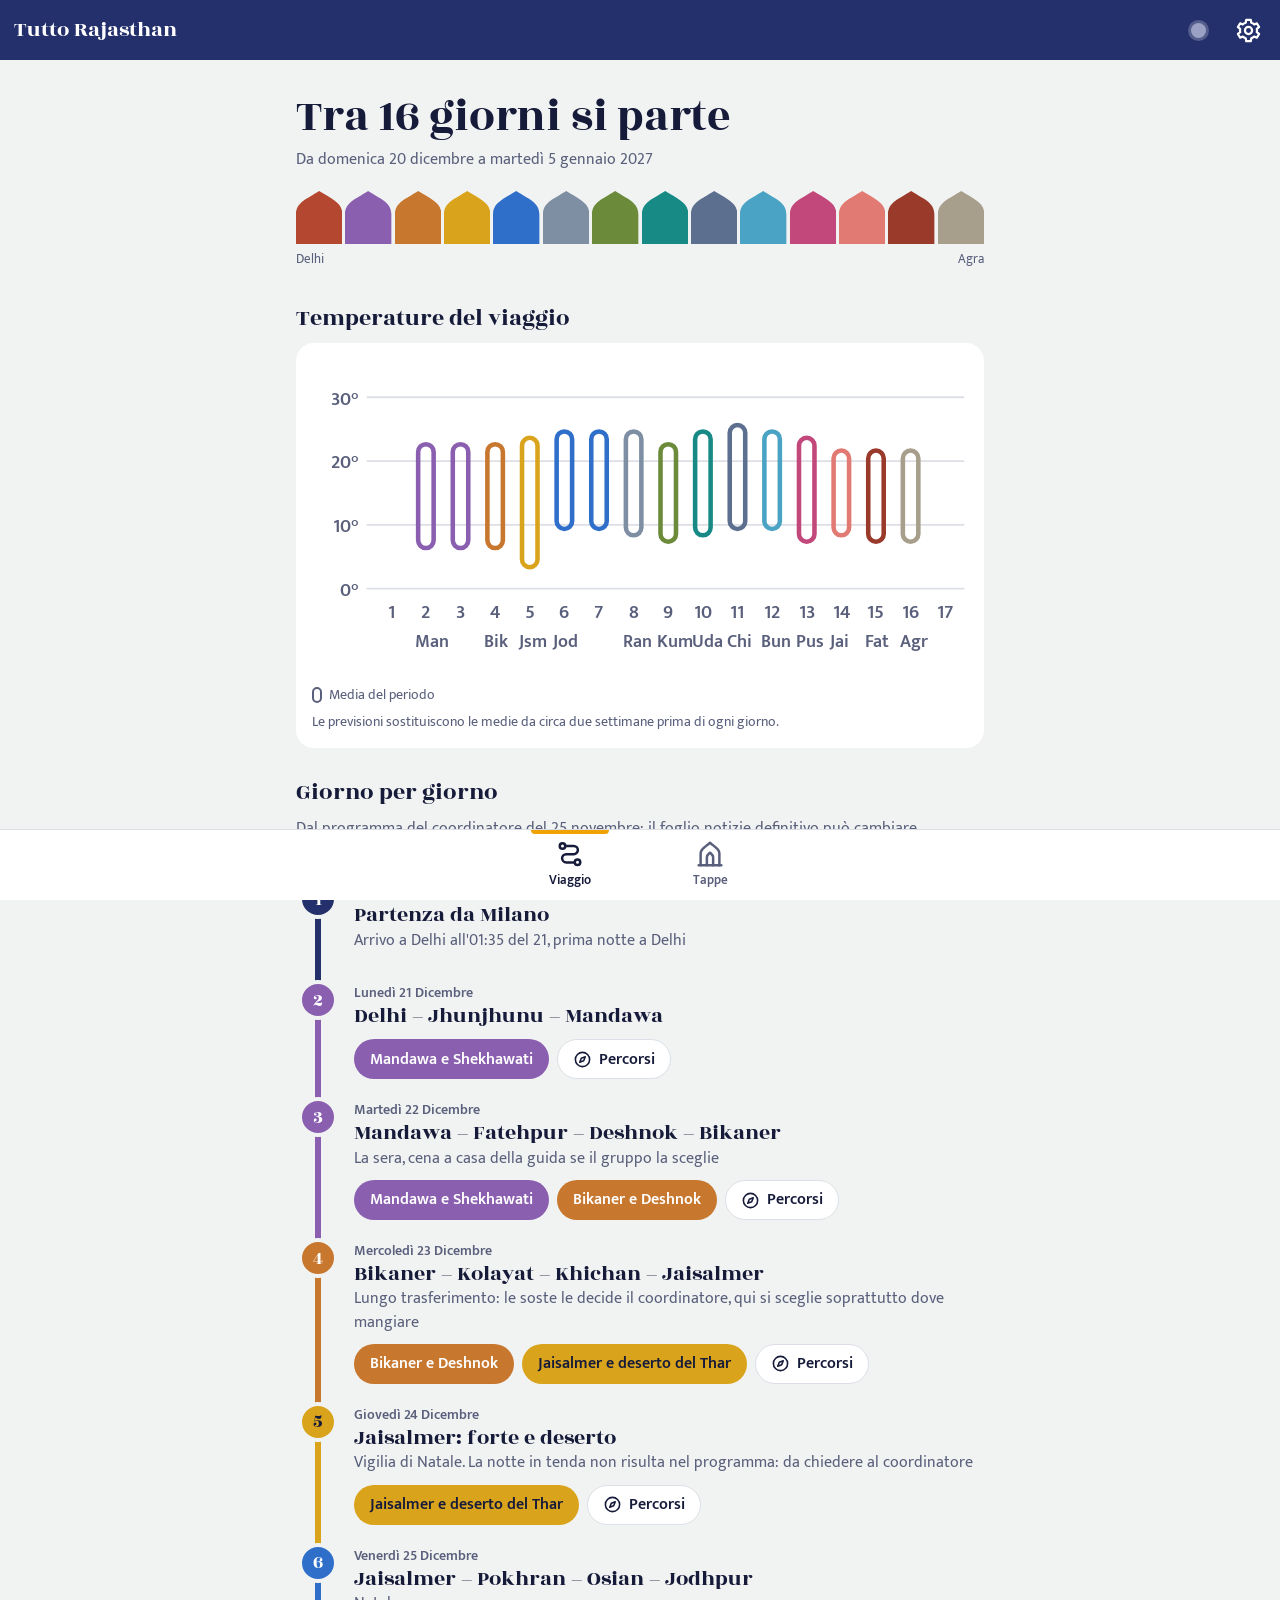
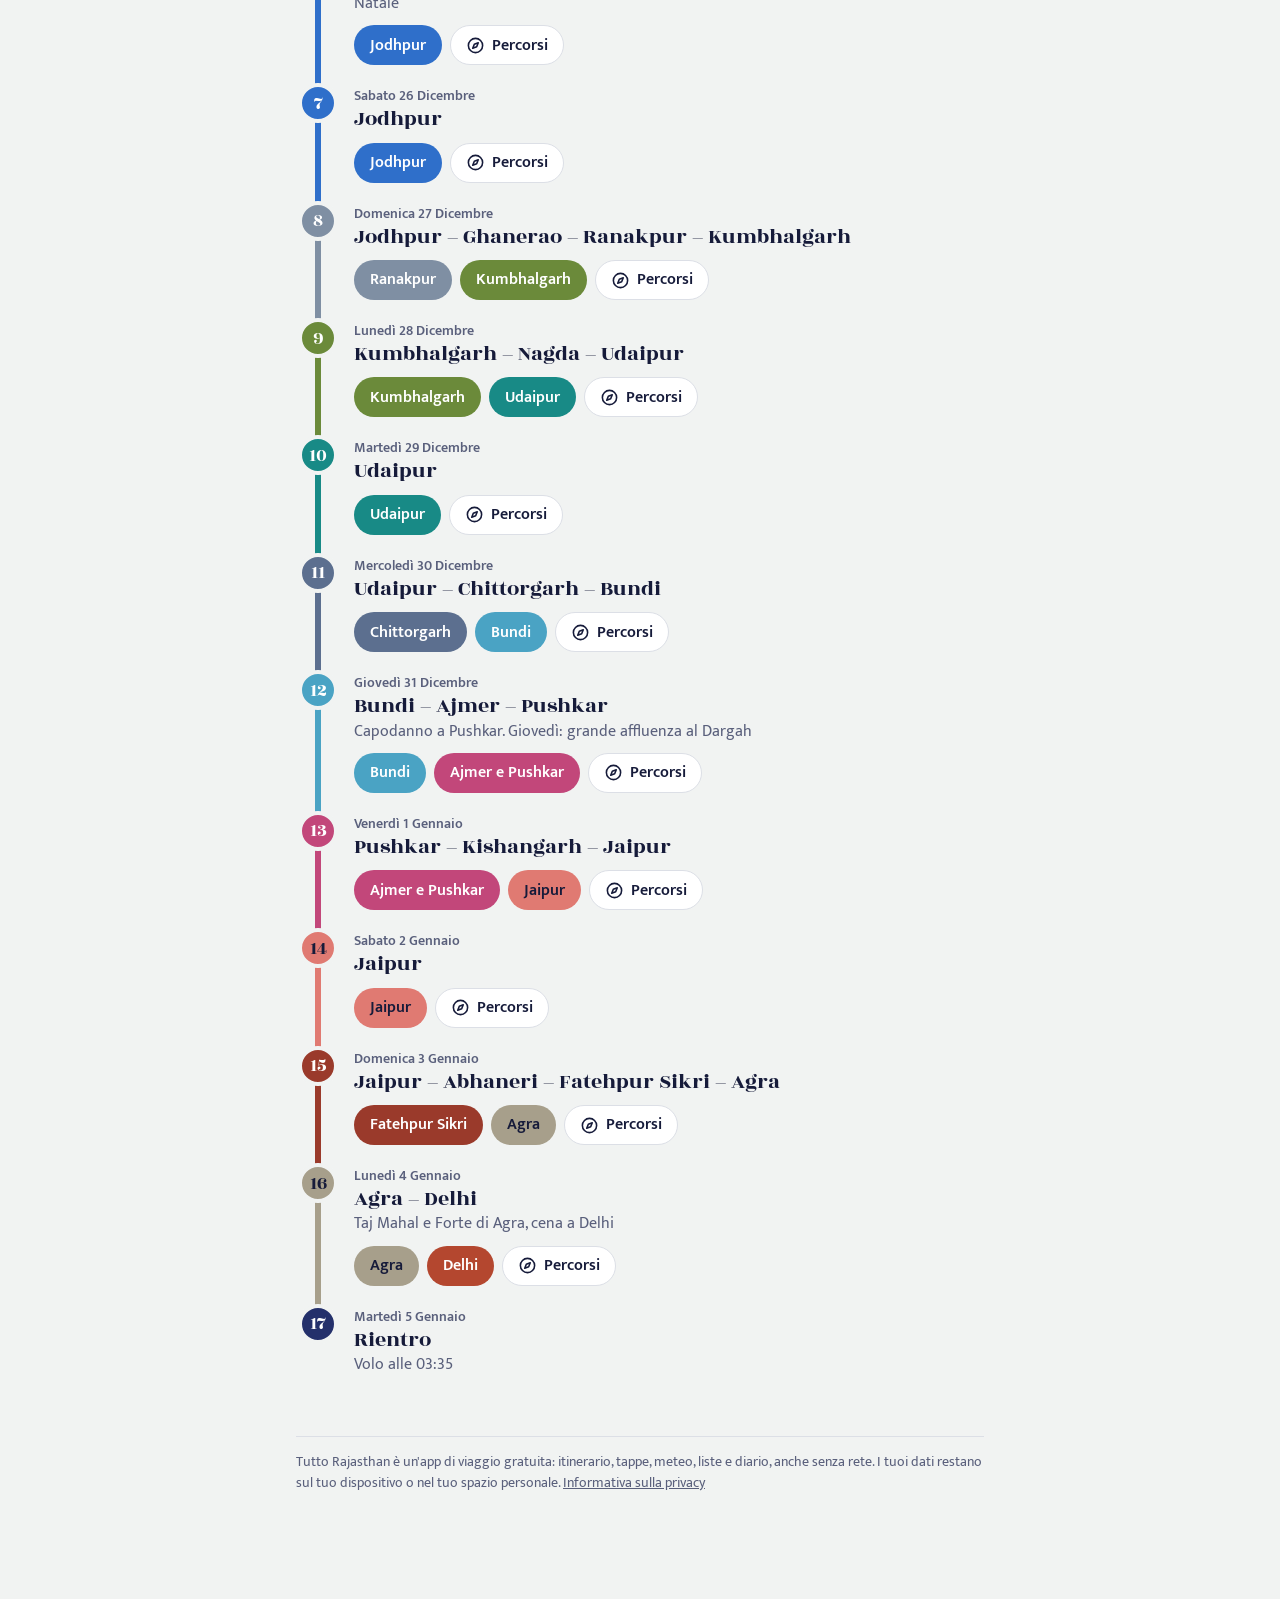
<file: index.html>
<!DOCTYPE html>
<html lang="it">
<head>
<meta charset="utf-8">
<meta name="viewport" content="width=device-width, initial-scale=1">
<meta name="theme-color" content="#24306b">
<title>Tutto Rajasthan</title>
<link rel="manifest" href="manifest.webmanifest">
<link rel="icon" href="icons/icon-192.png">
<link rel="apple-touch-icon" href="icons/icon-192.png">
<link rel="preload" href="font/rozha.woff2" as="font" type="font/woff2" crossorigin>
<link rel="stylesheet" href="app.css">
</head>
<body>
<header class="top">
  <button class="back" id="back" aria-label="Indietro" hidden><svg viewBox="0 0 24 24" fill="none" stroke="currentColor" stroke-width="2.4" stroke-linecap="round" stroke-linejoin="round"><path d="M15 5l-7 7 7 7"/></svg></button>
  <h1 id="titolo">Tutto Rajasthan</h1>
  <button class="stato" id="stato" aria-label="Stato della sincronizzazione"><span class="punto" id="punto"></span></button>
  <a class="ing" href="#impostazioni" aria-label="Impostazioni"><svg viewBox="0 0 24 24" fill="none" stroke="currentColor" stroke-width="2" stroke-linecap="round" stroke-linejoin="round"><circle cx="12" cy="12" r="3.2"/><path d="M19.4 13.5a7.6 7.6 0 000-3l2-1.5-2-3.4-2.3 1a7.6 7.6 0 00-2.6-1.5L14 2.5h-4l-.5 2.6a7.6 7.6 0 00-2.6 1.5l-2.3-1-2 3.4 2 1.5a7.6 7.6 0 000 3l-2 1.5 2 3.4 2.3-1a7.6 7.6 0 002.6 1.5l.5 2.6h4l.5-2.6a7.6 7.6 0 002.6-1.5l2.3 1 2-3.4z"/></svg></a>
</header>

<div class="avviso" id="avvisoMemoria" hidden>La memoria del dispositivo non è disponibile: le modifiche non verranno salvate.</div>

<div class="nuova" id="bannerVersione" hidden><p><b>È pronta una versione nuova dell'app.</b> <span id="msgVersione"></span></p><button id="btnVersione">Aggiorna</button></div>

<main id="vista" tabindex="-1"></main>

<nav class="tab" aria-label="Sezioni">
  <a href="#viaggio" data-tab="viaggio"><svg viewBox="0 0 24 24" fill="none" stroke="currentColor" stroke-width="2" stroke-linecap="round" stroke-linejoin="round"><circle cx="6" cy="5.5" r="2.2"/><circle cx="18" cy="18.5" r="2.2"/><path d="M8.2 5.5H15a3.3 3.3 0 010 6.6H9a3.3 3.3 0 000 6.6h6.8"/></svg>Viaggio</a>
  <a href="#tappe" data-tab="tappe"><svg viewBox="0 0 24 24" fill="none" stroke="currentColor" stroke-width="2" stroke-linecap="round" stroke-linejoin="round"><path d="M4.5 21V11.5c0-3.4 3-4.6 7.5-8.5 4.5 3.9 7.5 5.1 7.5 8.5V21"/><path d="M9.5 21v-6.5c0-1.6 1.1-2.2 2.5-3.5 1.4 1.3 2.5 1.9 2.5 3.5V21"/><path d="M3 21h18"/></svg>Tappe</a>
  <a href="#liste" data-tab="liste"><svg viewBox="0 0 24 24" fill="none" stroke="currentColor" stroke-width="2" stroke-linecap="round" stroke-linejoin="round"><path d="M3.5 6.2l1.8 1.8 3-3.4"/><path d="M3.5 12.2l1.8 1.8 3-3.4"/><path d="M3.5 18.2l1.8 1.8 3-3.4"/><path d="M12 6.5h8.5M12 12.5h8.5M12 18.5h8.5"/></svg>Liste</a>
  <a href="#foto" data-tab="foto"><svg viewBox="0 0 24 24" fill="none" stroke="currentColor" stroke-width="2" stroke-linecap="round" stroke-linejoin="round"><path d="M3 8.5a2 2 0 012-2h2.2l1.6-2.3h6.4l1.6 2.3H19a2 2 0 012 2v9a2 2 0 01-2 2H5a2 2 0 01-2-2z"/><circle cx="12" cy="13" r="3.6"/></svg>Foto</a>
  <a href="#diario" data-tab="diario"><svg viewBox="0 0 24 24" fill="none" stroke="currentColor" stroke-width="2" stroke-linecap="round" stroke-linejoin="round"><path d="M5 4.5A1.5 1.5 0 016.5 3H19v15H6.5A1.5 1.5 0 005 19.5z"/><path d="M5 19.5A1.5 1.5 0 006.5 21H19v-3"/><path d="M9 7.5h6M9 11.5h6"/></svg>Diario</a>
</nav>

<dialog id="dlg">
  <form id="dlgForm" method="dialog"></form>
</dialog>

<script src="app.js"></script>
</body>
</html>
</file>
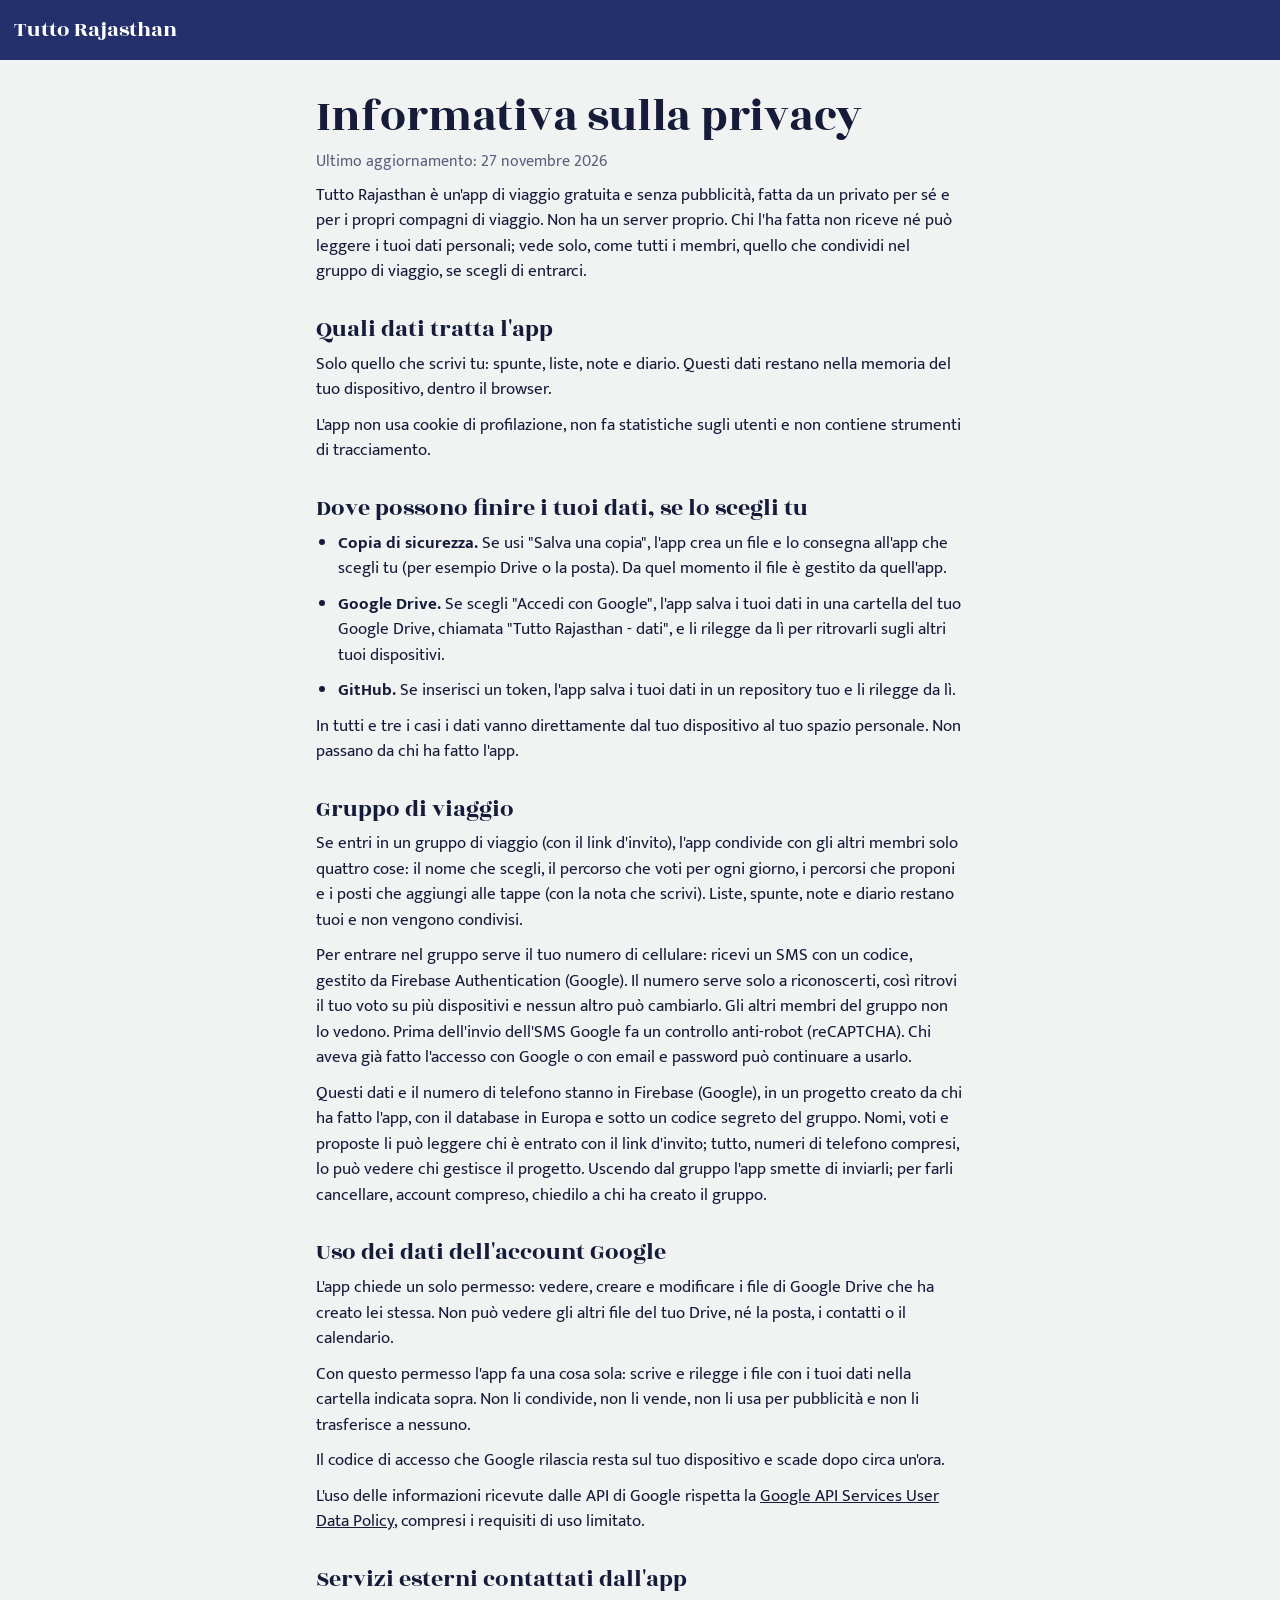
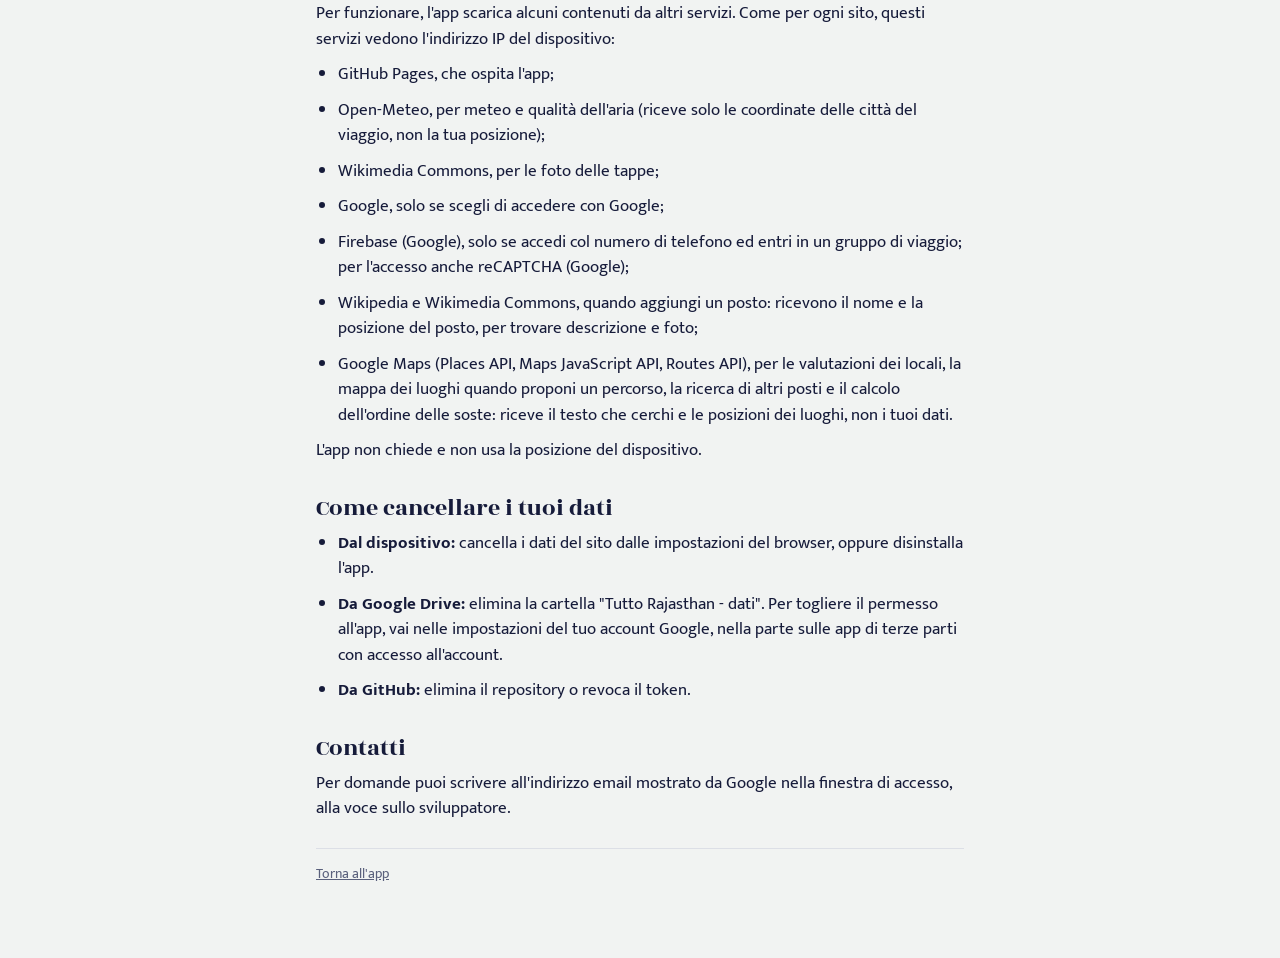
<file: privacy.html>
<!DOCTYPE html>
<html lang="it">
<head>
<meta charset="utf-8">
<meta name="viewport" content="width=device-width, initial-scale=1">
<title>Tutto Rajasthan – Informativa sulla privacy</title>
<link rel="icon" href="icons/icon-192.png">
<link rel="stylesheet" href="app.css">
<style>
  main { max-width: 680px; }
  main h2 { font: 400 24px/1.2 var(--display); margin: 30px 0 8px; }
  main p, main li { margin-bottom: 10px; }
  main ul { list-style: disc; padding-left: 22px; }
  main a { text-decoration: underline; }
  body { padding-bottom: 40px; }
</style>
</head>
<body>
<header class="top"><h1>Tutto Rajasthan</h1></header>
<main>
  <h2 class="titolone" style="margin-top:8px">Informativa sulla privacy</h2>
  <p class="tenue">Ultimo aggiornamento: 27 novembre 2026</p>

  <p>Tutto Rajasthan è un'app di viaggio gratuita e senza pubblicità, fatta da un privato per sé e per i propri compagni di viaggio. Non ha un server proprio. Chi l'ha fatta non riceve né può leggere i tuoi dati personali; vede solo, come tutti i membri, quello che condividi nel gruppo di viaggio, se scegli di entrarci.</p>

  <h2>Quali dati tratta l'app</h2>
  <p>Solo quello che scrivi tu: spunte, liste, note e diario. Questi dati restano nella memoria del tuo dispositivo, dentro il browser.</p>
  <p>L'app non usa cookie di profilazione, non fa statistiche sugli utenti e non contiene strumenti di tracciamento.</p>

  <h2>Dove possono finire i tuoi dati, se lo scegli tu</h2>
  <ul>
    <li><b>Copia di sicurezza.</b> Se usi "Salva una copia", l'app crea un file e lo consegna all'app che scegli tu (per esempio Drive o la posta). Da quel momento il file è gestito da quell'app.</li>
    <li><b>Google Drive.</b> Se scegli "Accedi con Google", l'app salva i tuoi dati in una cartella del tuo Google Drive, chiamata "Tutto Rajasthan - dati", e li rilegge da lì per ritrovarli sugli altri tuoi dispositivi.</li>
    <li><b>GitHub.</b> Se inserisci un token, l'app salva i tuoi dati in un repository tuo e li rilegge da lì.</li>
  </ul>
  <p>In tutti e tre i casi i dati vanno direttamente dal tuo dispositivo al tuo spazio personale. Non passano da chi ha fatto l'app.</p>

  <h2>Gruppo di viaggio</h2>
  <p>Se entri in un gruppo di viaggio (con il link d'invito), l'app condivide con gli altri membri solo quattro cose: il nome che scegli, il percorso che voti per ogni giorno, i percorsi che proponi e i posti che aggiungi alle tappe (con la nota che scrivi). Liste, spunte, note e diario restano tuoi e non vengono condivisi.</p>
  <p>Per entrare nel gruppo serve il tuo numero di cellulare: ricevi un SMS con un codice, gestito da Firebase Authentication (Google). Il numero serve solo a riconoscerti, così ritrovi il tuo voto su più dispositivi e nessun altro può cambiarlo. Gli altri membri del gruppo non lo vedono. Prima dell'invio dell'SMS Google fa un controllo anti-robot (reCAPTCHA). Chi aveva già fatto l'accesso con Google o con email e password può continuare a usarlo.</p>
  <p>Questi dati e il numero di telefono stanno in Firebase (Google), in un progetto creato da chi ha fatto l'app, con il database in Europa e sotto un codice segreto del gruppo. Nomi, voti e proposte li può leggere chi è entrato con il link d'invito; tutto, numeri di telefono compresi, lo può vedere chi gestisce il progetto. Uscendo dal gruppo l'app smette di inviarli; per farli cancellare, account compreso, chiedilo a chi ha creato il gruppo.</p>

  <h2>Uso dei dati dell'account Google</h2>
  <p>L'app chiede un solo permesso: vedere, creare e modificare i file di Google Drive che ha creato lei stessa. Non può vedere gli altri file del tuo Drive, né la posta, i contatti o il calendario.</p>
  <p>Con questo permesso l'app fa una cosa sola: scrive e rilegge i file con i tuoi dati nella cartella indicata sopra. Non li condivide, non li vende, non li usa per pubblicità e non li trasferisce a nessuno.</p>
  <p>Il codice di accesso che Google rilascia resta sul tuo dispositivo e scade dopo circa un'ora.</p>
  <p>L'uso delle informazioni ricevute dalle API di Google rispetta la <a href="https://developers.google.com/terms/api-services-user-data-policy" target="_blank" rel="noopener">Google API Services User Data Policy</a>, compresi i requisiti di uso limitato.</p>

  <h2>Servizi esterni contattati dall'app</h2>
  <p>Per funzionare, l'app scarica alcuni contenuti da altri servizi. Come per ogni sito, questi servizi vedono l'indirizzo IP del dispositivo:</p>
  <ul>
    <li>GitHub Pages, che ospita l'app;</li>
    <li>Open-Meteo, per meteo e qualità dell'aria (riceve solo le coordinate delle città del viaggio, non la tua posizione);</li>
    <li>Wikimedia Commons, per le foto delle tappe;</li>
    <li>Google, solo se scegli di accedere con Google;</li>
    <li>Firebase (Google), solo se accedi col numero di telefono ed entri in un gruppo di viaggio; per l'accesso anche reCAPTCHA (Google);</li>
    <li>Wikipedia e Wikimedia Commons, quando aggiungi un posto: ricevono il nome e la posizione del posto, per trovare descrizione e foto;</li>
    <li>Google Maps (Places API, Maps JavaScript API, Routes API), per le valutazioni dei locali, la mappa dei luoghi quando proponi un percorso, la ricerca di altri posti e il calcolo dell'ordine delle soste: riceve il testo che cerchi e le posizioni dei luoghi, non i tuoi dati.</li>
  </ul>
  <p>L'app non chiede e non usa la posizione del dispositivo.</p>

  <h2>Come cancellare i tuoi dati</h2>
  <ul>
    <li><b>Dal dispositivo:</b> cancella i dati del sito dalle impostazioni del browser, oppure disinstalla l'app.</li>
    <li><b>Da Google Drive:</b> elimina la cartella "Tutto Rajasthan - dati". Per togliere il permesso all'app, vai nelle impostazioni del tuo account Google, nella parte sulle app di terze parti con accesso all'account.</li>
    <li><b>Da GitHub:</b> elimina il repository o revoca il token.</li>
  </ul>

  <h2>Contatti</h2>
  <p>Per domande puoi scrivere all'indirizzo email mostrato da Google nella finestra di accesso, alla voce sullo sviluppatore.</p>

  <p class="pie"><a href="./">Torna all'app</a></p>
</main>
</body>
</html>
</file>
<file: app.css>
/* Tutto Rajasthan
   Idea: ogni città ha il suo colore (la città blu, la città rosa, la città d'oro) e l'arco a punta
   dei palazzi fa da segno ricorrente. Il resto resta quieto: calce, indaco, un accento calendula. */
@font-face { font-family: "Rozha One"; src: url("font/rozha.woff2") format("woff2"); font-display: swap; }
@font-face { font-family: "Mukta"; font-weight: 400; src: url("font/mukta-400.woff2") format("woff2"); font-display: swap; }
@font-face { font-family: "Mukta"; font-weight: 600; src: url("font/mukta-600.woff2") format("woff2"); font-display: swap; }
@font-face { font-family: "Mukta"; font-weight: 700; src: url("font/mukta-700.woff2") format("woff2"); font-display: swap; }

:root {
  --calce: #f1f3f2;
  --foglio: #ffffff;
  --inchiostro: #161b3a;
  --tenue: #5a607c;
  --linea: #dcdfe6;
  --indaco: #24306b;
  --calendula: #f0a202;
  --su-calendula: #2a1c00;
  --robbia: #a8322b;
  --foglia: #23795a;
  --citta: #24306b;
  --su-citta: #ffffff;
  --display: "Rozha One", "Mukta", system-ui, sans-serif;
  --testo: "Mukta", system-ui, -apple-system, "Segoe UI", Roboto, sans-serif;
  --barra: 70px;
}
@media (prefers-color-scheme: dark) {
  :root {
    --calce: #0f1226;
    --foglio: #191d3a;
    --inchiostro: #eeece4;
    --tenue: #a4a9c4;
    --linea: #2c3158;
    --indaco: #161a36;
    --robbia: #f08a80;
    --foglia: #7ccfa9;
  }
}
* { box-sizing: border-box; }
[hidden] { display: none !important; }
html { -webkit-text-size-adjust: 100%; }
body {
  margin: 0; background: var(--calce); color: var(--inchiostro);
  font: 400 17px/1.5 var(--testo);
  padding-bottom: calc(var(--barra) + env(safe-area-inset-bottom) + 12px);
}
h1, h2, h3, h4, p, ul, ol, dl, dd { margin: 0; }
ul, ol { padding: 0; list-style: none; }
a { color: inherit; text-decoration: none; }
button, input, textarea, select { font: inherit; color: inherit; }
button { cursor: pointer; -webkit-tap-highlight-color: transparent; }
svg { display: block; }
:focus-visible { outline: 3px solid var(--calendula); outline-offset: 2px; }

/* ---------- Barra superiore ---------- */
.top {
  position: sticky; top: 0; z-index: 6; display: flex; align-items: center; gap: 2px;
  min-height: 60px; padding: 6px 8px 6px 14px; padding-top: calc(6px + env(safe-area-inset-top));
  background: var(--indaco); color: #fff;
}
.top h1 { flex: 1; min-width: 0; font: 400 22px/1.2 var(--display); overflow: hidden; text-overflow: ellipsis; white-space: nowrap; }
.top button, .top .ing { background: none; border: 0; color: inherit; width: 48px; height: 48px; display: grid; place-items: center; border-radius: 50%; }
.top svg { width: 27px; height: 27px; }
.top .back { margin-left: -10px; }
.top .back svg { width: 30px; height: 30px; }
.punto { width: 15px; height: 15px; border-radius: 50%; background: #9aa1c4; box-shadow: 0 0 0 3px rgba(255, 255, 255, .22); }
.punto.verde { background: #5fd39a; }
.punto.ambra { background: var(--calendula); }
.punto.rosso { background: #ff8a80; }
.punto.blu { background: #9cc4ff; animation: pulsa .9s infinite alternate; }
@keyframes pulsa { to { opacity: .3; } }
@media (prefers-reduced-motion: reduce) { .punto.blu { animation: none; } }
.avviso { background: var(--robbia); color: #fff; padding: 9px 14px; font-size: 15px; }

main { max-width: 720px; margin: 0 auto; padding: 16px 16px 24px; outline: none; }

/* ---------- Navigazione in basso ---------- */
.tab {
  position: fixed; left: 0; right: 0; bottom: 0; z-index: 6; display: flex; justify-content: center;
  background: var(--foglio); border-top: 1px solid var(--linea);
  padding-bottom: env(safe-area-inset-bottom);
}
.tab a {
  flex: 1; max-width: 140px; min-height: var(--barra); display: flex; flex-direction: column; align-items: center; justify-content: center; gap: 2px;
  font-size: 13px; font-weight: 600; color: var(--tenue); position: relative;
}
.tab svg { width: 30px; height: 30px; }
.tab a.qui { color: var(--inchiostro); }
.tab a.qui::before { content: ""; position: absolute; top: 0; left: 22%; right: 22%; height: 4px; border-radius: 0 0 4px 4px; background: var(--calendula); }

/* ---------- Tipografia di pagina ---------- */
.titolone { font: 400 clamp(34px, 9.5vw, 46px)/1.08 var(--display); letter-spacing: -.005em; text-wrap: balance; }
.sez { font: 400 24px/1.2 var(--display); margin: 30px 0 10px; display: flex; align-items: center; gap: 10px; }
.sez:first-child { margin-top: 4px; }
.sez .arco { flex: none; }
h3 { font: 600 18px/1.3 var(--testo); }
.tenue { color: var(--tenue); font-size: 15.5px; }
.piccolo { font-size: 14px; color: var(--tenue); }
.err { color: var(--robbia); font-size: 15.5px; margin: 6px 0; }
.pie { color: var(--tenue); font-size: 14px; margin-top: 26px; padding-top: 14px; border-top: 1px solid var(--linea); }
.pie a { text-decoration: underline; }

/* ---------- Pannelli (solo dove c'è qualcosa da toccare) ---------- */
.pannello { background: var(--foglio); border-radius: 18px; padding: 4px 16px; margin-bottom: 14px; }
.pannello.pieno { padding: 16px; }
.pannello > h2 { font: 700 15px/1.3 var(--testo); color: var(--tenue); padding: 14px 0 4px; }
.vuoto { text-align: center; padding: 34px 20px; }
.vuoto .arco { margin: 0 auto 14px; opacity: .35; }

/* ---------- Viaggio ---------- */
.apertura { padding: 8px 0 4px; }
.apertura .date { margin-top: 6px; }
.nastro { display: flex; gap: 3px; margin: 20px 0 6px; }
.nastro a { flex: 1; min-width: 0; display: block; }
.nastro svg { width: 100%; height: auto; }
.nastro-leg { display: flex; justify-content: space-between; font-size: 13px; color: var(--tenue); }
.prossima { display: flex; gap: 14px; align-items: center; background: var(--calendula); color: var(--su-calendula); border-radius: 18px; padding: 14px 16px; margin: 20px 0 6px; }
.prossima svg { flex: none; width: 30px; height: 30px; }
.prossima b { display: block; font-weight: 700; line-height: 1.3; }
.prossima span { font-size: 15px; }
.oggi-meteo { display: flex; gap: 12px; align-items: center; margin-top: 16px; padding: 14px 16px; border-radius: 18px; background: var(--citta); color: var(--su-citta); }
.oggi-meteo .gradi { font: 400 40px/1 var(--display); }

.filo { position: relative; margin-top: 4px; }
.filo li { position: relative; display: grid; grid-template-columns: 44px 1fr; gap: 0 14px; padding: 0 0 24px 0; }
.filo li::before { content: ""; position: absolute; left: 22px; top: 0; bottom: 0; width: 6px; margin-left: -3px; background: var(--citta); }
.filo li:first-child::before { top: 14px; border-radius: 3px 3px 0 0; }
.filo li:last-child::before { bottom: auto; height: 14px; border-radius: 0 0 3px 3px; }
.perla { position: relative; z-index: 1; justify-self: center; width: 40px; height: 40px; border-radius: 50%; display: grid; place-items: center; background: var(--citta); color: var(--su-citta); font: 400 19px/1 var(--display); border: 4px solid var(--calce); margin-top: -6px; }
.filo .quando { display: block; font-size: 14px; font-weight: 600; color: var(--tenue); text-transform: capitalize; }
.filo .cosa { min-width: 0; margin-top: -4px; }
.filo h3 { font: 400 22px/1.2 var(--display); }
.filo li.passato { opacity: .5; }
.filo li.oggi .perla { box-shadow: 0 0 0 4px var(--calendula); }
.filo li.oggi h3::after { content: "oggi"; font: 700 13px/1 var(--testo); background: var(--calendula); color: var(--su-calendula); padding: 4px 8px; border-radius: 10px; margin-left: 10px; vertical-align: 4px; }
.azioni { display: flex; flex-wrap: wrap; gap: 8px; margin-top: 10px; }
.azioni.larghe { margin: 16px 0 6px; }
.chip { display: inline-flex; align-items: center; gap: 7px; min-height: 40px; padding: 7px 15px; border-radius: 20px; background: var(--foglio); border: 1.5px solid var(--linea); font-size: 15.5px; font-weight: 600; }
.chip svg { width: 19px; height: 19px; }
.chip.citta { background: var(--citta); color: var(--su-citta); border-color: transparent; }
.chip.scritto { border-color: var(--foglia); color: var(--foglia); }

/* ---------- Tappe ---------- */
.tappe li a { display: grid; grid-template-columns: 54px 1fr auto; gap: 14px; align-items: center; padding: 14px 0; border-bottom: 1px solid var(--linea); }
.tappe h3 { font: 400 22px/1.15 var(--display); }
.tappe .gradi { font: 600 15.5px/1.2 var(--testo); color: var(--tenue); text-align: right; white-space: nowrap; }
.tappe .gradi b { display: block; font: 400 22px/1 var(--display); color: var(--inchiostro); }
.generali { display: flex; align-items: center; gap: 14px; background: var(--foglio); border-radius: 18px; padding: 14px 16px; margin-bottom: 8px; }
.generali svg { flex: none; width: 30px; height: 30px; color: var(--indaco); }
@media (prefers-color-scheme: dark) { .generali svg { color: var(--calendula); } }

.fascia { margin: -16px -16px 0; padding: 22px 16px 20px; background: var(--citta); color: var(--su-citta); position: relative; overflow: hidden; }
.fascia .titolone { position: relative; }
.fascia p { position: relative; opacity: .92; }
.fascia .sfondo { position: absolute; right: -30px; bottom: -64px; width: 210px; height: auto; opacity: .16; }
.fascia .scritta { position: relative; }
.fascia .foto { position: absolute; inset: 0; width: 100%; height: 100%; object-fit: cover; opacity: 0; }
.fascia.con-foto { min-height: 230px; display: flex; align-items: flex-end; color: #fff; background: #10122a; }
.fascia.con-foto .foto { opacity: 1; }
.fascia.con-foto .sfondo { display: none; }
.fascia.con-foto::after { content: ""; position: absolute; inset: 0; background: linear-gradient(180deg, rgba(10, 12, 34, 0) 30%, rgba(10, 12, 34, .82) 100%); }
.fascia.con-foto .scritta { z-index: 1; text-shadow: 0 1px 10px rgba(0, 0, 0, .55); }
@media (prefers-reduced-motion: no-preference) { .fascia .foto { transition: opacity .35s; } }

.meteo { background: var(--foglio); border-radius: 0 0 18px 18px; margin: 0 -16px; padding: 4px 16px 8px; }
.meteo .k { display: block; font-size: 14px; font-weight: 600; color: var(--tenue); }
.meteo .grande { font: 400 34px/1.1 var(--display); display: block; }
.meteo .blocco { padding: 14px 0; border-top: 1px solid var(--linea); }
.meteo .adesso { display: flex; align-items: center; gap: 16px; padding: 14px 0 12px; }
.meteo .adesso .cielo { width: 58px; height: 58px; color: var(--calendula); flex: none; }
.meteo .soli { display: grid; grid-template-columns: 1fr 1fr; gap: 0 16px; }
.meteo .soli p { grid-column: 1 / -1; }
.cielo { width: 26px; height: 26px; }

.scala-t { display: grid; grid-template-columns: auto 1fr auto; gap: 10px; align-items: center; font-weight: 700; font-size: 15.5px; margin: 6px 0 4px; }
.scala-t .traccia { position: relative; height: 10px; border-radius: 5px; background: var(--linea); }
.scala-t .traccia i { position: absolute; top: 0; bottom: 0; border-radius: 5px; background: var(--citta); }
.scala-t .traccia b { position: absolute; top: 50%; width: 16px; height: 16px; margin: -8px 0 0 -8px; border-radius: 50%; background: var(--inchiostro); border: 3px solid var(--foglio); }
.tappe .scala-t { margin: 6px 0 0; font-size: 14.5px; }

.scala-aria { margin-top: 10px; }
.scala-aria .fasce { position: relative; display: flex; gap: 2px; height: 10px; }
.scala-aria .fasce i { flex: 1; border-radius: 3px; }
.scala-aria .fasce i:first-child { border-radius: 5px 3px 3px 5px; }
.scala-aria .fasce i:last-of-type { border-radius: 3px 5px 5px 3px; }
.scala-aria .fasce b { position: absolute; top: -5px; width: 8px; height: 20px; margin-left: -4px; border-radius: 4px; background: var(--inchiostro); box-shadow: 0 0 0 2px var(--foglio); }
.scala-aria .estremi { display: flex; justify-content: space-between; font-size: 13px; color: var(--tenue); margin-top: 6px; }

.colonne { display: flex; gap: 18px; margin-top: 10px; }
.colonne .col { display: flex; flex-direction: column; align-items: center; gap: 3px; min-width: 62px; }
.colonne .cielo { color: var(--tenue); margin-bottom: 2px; }
.colonne .v { font-weight: 700; font-size: 15.5px; line-height: 1.2; }
.colonne .asta { position: relative; width: 12px; height: 86px; border-radius: 6px; background: var(--linea); }
.colonne .asta i { position: absolute; left: 0; right: 0; border-radius: 6px; background: var(--citta); }
.colonne .d { font-size: 13.5px; color: var(--tenue); line-height: 1.25; text-align: center; }

.grafico { width: 100%; height: auto; overflow: visible; }
.grafico .griglia { stroke: var(--linea); stroke-width: 1; }
.grafico .asse { font: 600 10.5px var(--testo); fill: var(--tenue); }
.grafico .asse.oggi { fill: var(--inchiostro); font-weight: 700; }
.grafico .asse.nome { font-size: 10px; }
.grafico a:focus-visible rect:first-of-type { fill: color-mix(in srgb, var(--calendula) 30%, transparent); }
.legenda { display: flex; flex-wrap: wrap; gap: 6px 18px; font-size: 14px; color: var(--tenue); margin-top: 8px; }
.legenda span { display: inline-flex; align-items: center; gap: 7px; }
.legenda .q { width: 10px; height: 16px; border-radius: 5px; border: 2.5px solid var(--tenue); }
.legenda .q.piena { background: var(--tenue); }

.nuova { position: sticky; top: calc(60px + env(safe-area-inset-top)); z-index: 5; display: flex; align-items: center; gap: 12px; justify-content: space-between; background: var(--calendula); color: var(--su-calendula); padding: 10px 14px; box-shadow: 0 2px 8px rgba(10, 12, 34, .18); }
.nuova p { font-size: 15.5px; line-height: 1.3; }
.nuova button { flex: none; min-height: 42px; padding: 8px 16px; border-radius: 21px; border: 0; background: var(--su-calendula); color: #fff; font-weight: 700; }

.segni li, .lista li { display: flex; gap: 14px; padding: 13px 0; border-top: 1px solid var(--linea); align-items: flex-start; }
.segni li:first-child, .lista li:first-child { border-top: 0; }
.segni p, .lista p { font-size: 16px; color: var(--tenue); margin-top: 2px; }
.segni li > div, .dett { flex: 1; min-width: 0; }
.dett summary { list-style: none; display: flex; gap: 10px; align-items: flex-start; cursor: pointer; }
.dett summary::-webkit-details-marker { display: none; }
.dett summary > div { flex: 1; min-width: 0; }
.dett .giu { flex: none; width: 24px; height: 24px; margin-top: 2px; color: var(--tenue); }
@media (prefers-reduced-motion: no-preference) { .dett .giu { transition: transform .2s; } }
.dett[open] .giu { transform: rotate(180deg); }
.foto-voce { margin: 12px 0 0; }
.foto-voce img { display: block; width: 100%; max-height: 300px; object-fit: cover; border-radius: 6px; background: var(--linea); aspect-ratio: 4 / 3; }
.foto-voce figcaption { font-size: 13px; color: var(--tenue); margin-top: 6px; line-height: 1.35; }
.foto-voce figcaption a { text-decoration: underline; }
.dett dl { margin: 10px 0 2px; padding: 4px 0 4px 14px; border-left: 3px solid var(--citta); }
.dett dt { font-size: 14px; font-weight: 700; color: var(--tenue); margin-top: 10px; }
.dett dt:first-child { margin-top: 0; }
.dett dd { margin: 2px 0 0; font-size: 16px; line-height: 1.55; max-width: 62ch; }
.etichette { display: flex; flex-wrap: wrap; gap: 6px; margin-top: 8px; }
.et { display: inline-flex; align-items: center; gap: 6px; font-size: 13px; font-weight: 600; padding: 3px 10px; border-radius: 12px; border: 1.5px solid var(--linea); color: var(--tenue); }
.et.pic i { display: inline-block; width: 6px; height: 12px; border-radius: 3px; background: var(--linea); margin-right: -3px; }
.et.pic i:last-of-type { margin-right: 2px; }
.et.p1 i:nth-of-type(-n+1), .et.p2 i:nth-of-type(-n+2), .et.p3 i:nth-of-type(-n+3) { background: var(--robbia); }
.spunta { flex: none; width: 34px; height: 34px; border-radius: 11px; border: 2.5px solid var(--tenue); background: transparent; position: relative; margin-top: 0; }
.spunta::before { content: ""; position: absolute; inset: -8px; }
.spunta.on { background: var(--foglia); border-color: var(--foglia); }
.spunta.on::after { content: ""; position: absolute; left: 10px; top: 3px; width: 8px; height: 16px; border: solid #fff; border-width: 0 3.5px 3.5px 0; transform: rotate(45deg); }
@media (prefers-color-scheme: dark) { .spunta.on::after { border-color: #0f1226; } }
.punti li { padding: 10px 0 10px 22px; border-top: 1px solid var(--linea); position: relative; }
.punti li:first-child { border-top: 0; }
.punti li::before { content: ""; position: absolute; left: 2px; top: 20px; width: 9px; height: 9px; border-radius: 2px; background: var(--citta); transform: rotate(45deg); }
.voci-testo li { padding: 13px 0; border-top: 1px solid var(--linea); }
.voci-testo li:first-child { border-top: 0; }
.voci-testo p { color: var(--tenue); margin-top: 2px; font-size: 16px; }
.rimandi a { display: flex; justify-content: space-between; gap: 12px; align-items: center; padding: 13px 0; border-top: 1px solid var(--linea); }
.rimandi a:first-child { border-top: 0; }
.freccia { flex: none; width: 22px; height: 22px; color: var(--tenue); }

/* ---------- Sotto-navigazione ---------- */
.sotto { display: flex; gap: 8px; overflow-x: auto; margin: 0 -16px; padding: 0 16px 14px; scrollbar-width: none; }
.sotto::-webkit-scrollbar { display: none; }
.sotto a { flex: none; min-height: 42px; display: inline-flex; align-items: center; padding: 8px 16px; border-radius: 21px; border: 1.5px solid var(--linea); background: var(--foglio); font-size: 15.5px; font-weight: 600; white-space: nowrap; }
.sotto a.qui { background: var(--inchiostro); border-color: var(--inchiostro); color: var(--calce); }

/* ---------- Liste ---------- */
.progresso { font-size: 14.5px; color: var(--tenue); padding: 0 2px 14px; }
.progresso span { display: block; height: 8px; border-radius: 4px; background: linear-gradient(90deg, var(--foglia) var(--p), var(--linea) var(--p)); margin-bottom: 6px; }
.lista .corpo { flex: 1; min-width: 0; cursor: pointer; }
.lista li.fatto h3 { text-decoration: line-through; color: var(--tenue); font-weight: 400; }
.meta { margin-top: 6px; font-size: 14.5px; font-weight: 600; }
.quando-voce { color: var(--indaco); }
@media (prefers-color-scheme: dark) { .quando-voce { color: #9cb0ff; } }
.quando-voce.scaduta { color: var(--robbia); }
.stato-voce { flex: none; border: 0; border-radius: 16px; padding: 7px 11px; font-size: 13px; font-weight: 700; min-height: 36px; background: var(--linea); }
.s-posseduto { background: color-mix(in srgb, var(--foglia) 20%, transparent); color: var(--foglia); }
.s-da-comprare { background: color-mix(in srgb, var(--robbia) 16%, transparent); color: var(--robbia); }
.s-da-decidere { background: color-mix(in srgb, var(--calendula) 30%, transparent); color: #6d4a00; }
@media (prefers-color-scheme: dark) { .s-da-decidere { color: var(--calendula); } }
.piu { width: 100%; min-height: 52px; border: 2px dashed var(--tenue); border-radius: 18px; background: transparent; font-weight: 700; display: flex; align-items: center; justify-content: center; gap: 8px; }
.piu svg { width: 22px; height: 22px; }

/* ---------- Fotografia ---------- */
.schede-foto li a { display: grid; grid-template-columns: 1fr auto; gap: 4px 12px; padding: 14px 0; border-top: 1px solid var(--linea); align-items: center; }
.schede-foto li:first-child a { border-top: 0; }
.schede-foto h3 { font: 400 21px/1.2 var(--display); }
.schede-foto p { grid-column: 1; color: var(--tenue); font-size: 15.5px; }
.schede-foto .freccia { grid-column: 2; grid-row: 1 / span 2; }
.slot { display: inline-grid; place-items: center; min-width: 38px; height: 28px; padding: 0 8px; border-radius: 8px; background: var(--inchiostro); color: var(--calce); font: 700 14px/1 var(--testo); vertical-align: 2px; margin-right: 8px; }
.intro-foto { font-size: 18px; line-height: 1.55; margin: 12px 0 4px; max-width: 62ch; }
.imp li { padding: 12px 0; border-top: 1px solid var(--linea); display: grid; gap: 3px; }
.imp li:first-child { border-top: 0; }
.imp .k { font-size: 14px; font-weight: 600; color: var(--tenue); }
.imp .v { font-weight: 700; font-size: 18px; line-height: 1.3; }
.imp .w { color: var(--tenue); font-size: 15.5px; }
.imp .percorso { font-size: 13.5px; color: var(--tenue); }
.passi { counter-reset: p; }
.passi li { counter-increment: p; display: grid; grid-template-columns: 38px 1fr; gap: 12px; padding: 13px 0; border-top: 1px solid var(--linea); }
.passi li:first-child { border-top: 0; }
.passi li::before { content: counter(p); font: 400 26px/1 var(--display); color: var(--calendula); text-align: center; padding-top: 2px; }
.passi .w { color: var(--tenue); font-size: 15.5px; margin-top: 3px; }
.errori li { padding: 10px 0 10px 26px; border-top: 1px solid var(--linea); position: relative; }
.errori li:first-child { border-top: 0; }
.errori li::before { content: "×"; position: absolute; left: 2px; top: 6px; font: 700 22px/1.3 var(--testo); color: var(--robbia); }
.imp.base li { grid-template-columns: 34px 1fr; gap: 3px 14px; }
.imp.base .spunta { grid-row: 1 / span 4; }
.imp.base li.fatto .v { text-decoration: line-through; color: var(--tenue); }
.coppie { display: grid; grid-template-columns: 1fr auto; gap: 0 14px; }
.coppie > * { padding: 9px 0; border-top: 1px solid var(--linea); }
.coppie > :nth-child(-n+2) { border-top: 0; }
.coppie dt { color: var(--tenue); font-size: 15.5px; }
.coppie dd { font-weight: 700; text-align: right; }

/* ---------- Diario e campi ---------- */
.giorno-d h2 { font: 400 21px/1.2 var(--display); text-transform: capitalize; display: flex; align-items: center; gap: 10px; padding: 0; color: var(--inchiostro); }
.giorno-d .perla { width: 32px; height: 32px; font-size: 16px; border: 0; margin: 0; flex: none; }
.giorno-d.oggi { box-shadow: 0 0 0 3px var(--calendula); }
textarea, input, select {
  width: 100%; margin-top: 8px; padding: 12px 14px; border: 1.5px solid var(--linea); border-radius: 14px;
  background: var(--calce); color: var(--inchiostro); line-height: 1.5; font-size: 17px;
}
textarea { resize: vertical; min-height: 76px; display: block; }
textarea:focus, input:focus, select:focus { outline: 3px solid var(--calendula); outline-offset: 0; border-color: transparent; }
label { display: block; font-size: 15px; font-weight: 600; color: var(--tenue); margin-top: 14px; }

.btn { min-height: 48px; padding: 11px 20px; border-radius: 24px; border: 2px solid var(--inchiostro); background: var(--inchiostro); color: var(--calce); font-weight: 700; }
.btn.chiaro { background: transparent; color: var(--inchiostro); }
.btn.pericolo { background: transparent; color: var(--robbia); border-color: var(--robbia); margin-left: auto; }
.btn:disabled { opacity: .5; }
.btn.file { display: inline-grid; place-items: center; cursor: pointer; font-size: 17px; margin: 0; }

.guida { margin: 12px 0 4px; border: 1.5px solid var(--linea); border-radius: 14px; padding: 4px 14px; }
.guida summary { cursor: pointer; font-weight: 700; padding: 10px 0; }
.guida ol { list-style: decimal; padding: 0 0 6px 22px; }
.guida li { padding: 6px 0; }
.guida a { text-decoration: underline; }

dialog { border: 0; border-radius: 22px; padding: 20px; width: min(540px, calc(100vw - 20px)); background: var(--foglio); color: var(--inchiostro); box-shadow: 0 16px 50px rgba(8, 10, 30, .45); }
dialog::backdrop { background: rgba(10, 12, 34, .6); }
dialog h2 { font: 400 26px/1.2 var(--display); }

/* ---------- Simulatore del bagaglio ---------- */
.sim-intro { padding: 0 2px 14px; }
.sim-scen { display: block; }
.sim-scen h3 { font: 400 22px/1.2 var(--display); }
.sim-testa { display: flex; align-items: center; gap: 10px; padding: 12px 0 4px; }
.sim-testa h2 { flex: 1; min-width: 0; font: 700 17px/1.3 var(--testo); color: var(--inchiostro); cursor: pointer; padding: 0; }
.sim-testa h2.sim-tit { font: 400 24px/1.2 var(--display); }
.sim-testa .sim-dove { flex: 0 0 auto; width: auto; max-width: 52%; }
.pannello.pieno .sim-testa { padding-top: 0; }
.sim-barra { margin: 8px 0; }
.sim-et { display: flex; justify-content: space-between; gap: 10px; font-size: 15px; color: var(--tenue); }
.sim-et b { color: var(--inchiostro); white-space: nowrap; }
.sim-trac { display: block; height: 9px; border-radius: 5px; background: var(--linea); margin-top: 4px; overflow: hidden; }
.sim-trac i { display: block; height: 100%; border-radius: 5px; background: var(--foglia); }
.sim-barra.oltre .sim-et b { color: var(--robbia); }
.sim-barra.oltre .sim-trac i { background: var(--robbia); }
.sim-avvisi { margin: 10px 0 4px; }
.sim-avvisi li { padding: 8px 0 8px 24px; border-top: 1px solid var(--linea); position: relative; color: var(--robbia); font-size: 15.5px; }
.sim-avvisi li::before { content: "!"; position: absolute; left: 6px; top: 7px; font-weight: 700; }
.sim-nota { margin-top: 10px; font-size: 14.5px; }
.sim-dove { width: auto; max-width: 46%; flex: none; margin-top: 0; padding: 8px 10px; font-size: 15px; border-radius: 12px; align-self: center; }
.sim-cont .lista li { align-items: center; }
.sim-cont.interno { background: var(--calce); margin: 10px 0 12px; padding: 2px 12px; border-radius: 14px; }
.sim-vuoto { padding: 6px 0 14px; }
.sim-casa summary { cursor: pointer; list-style: none; }
.sim-casa summary::-webkit-details-marker { display: none; }
.sim-casa summary h2::after { content: " ▾"; font-size: 13px; }
.sim-casa[open] summary h2::after { content: " ▴"; }
.stima { display: inline-block; font-size: 12.5px; font-weight: 700; color: var(--su-calendula); background: var(--calendula); border-radius: 8px; padding: 0 6px; margin-left: 4px; vertical-align: 1px; }
.btn.piccolo { min-height: 38px; padding: 6px 14px; font-size: 15px; }
.sim-tre { display: grid; grid-template-columns: repeat(3, 1fr); gap: 8px; }
.sim-tre label { margin-top: 12px; }
.sim-check { display: flex; align-items: center; gap: 10px; color: var(--inchiostro); font-weight: 400; font-size: 16px; }
.sim-check input { width: 22px; height: 22px; margin: 0; flex: none; }

@media (min-width: 752px) {
  main { padding-top: 24px; }
  .fascia { margin: 0; border-radius: 18px 18px 0 0; }
  .meteo { margin: 0; }
  .sotto { margin: 0; padding-left: 0; padding-right: 0; }
}

/* ---------- Percorsi del giorno ---------- */
.intro-giorno { margin: 4px 0 14px; }
.avviso-gr { font-size: 15px; padding: 12px 14px; border-radius: 14px; border: 1.5px dashed var(--linea); margin-bottom: 14px; }
.avviso-gr a { text-decoration: underline; }
.percorso { background: var(--foglio); border-radius: 18px; margin-bottom: 14px; overflow: hidden; border-top: 6px solid var(--citta); }
.percorso.mio { box-shadow: inset 0 0 0 2px var(--citta); }
.percorso header { padding: 14px 16px 4px; }
.percorso h3 { font: 700 19px/1.3 var(--testo); }
.percorso header p { color: var(--tenue); font-size: 15.5px; margin-top: 2px; }
.percorso .autore { font-size: 14px; font-weight: 600; }
.soste { list-style: none; margin: 8px 16px; padding: 0; }
.soste li { display: grid; grid-template-columns: 52px 1fr; gap: 8px; padding: 7px 0; border-bottom: 1px solid var(--linea); }
.soste li:last-child { border-bottom: 0; }
.soste .ora { font-weight: 700; font-variant-numeric: tabular-nums; color: var(--tenue); padding-top: 1px; }
.soste p { font-size: 14.5px; margin-top: 2px; }
.percorso footer { display: flex; align-items: center; gap: 12px; flex-wrap: wrap; padding: 12px 16px 14px; border-top: 1px solid var(--linea); }
.percorso .chi { flex: 1; min-width: 120px; font-size: 15px; color: var(--tenue); }
.percorso .link { font-size: 15px; font-weight: 600; text-decoration: underline; }
.nome-box { margin-bottom: 14px; }
.nome-box label { margin-top: 0; }

/* ---------- Editor della proposta ---------- */
.mappa-ed { margin: 10px -4px 4px; height: 300px; border-radius: 14px; overflow: hidden; background: var(--calce); }
.mappa-ed > p { padding: 14px; }
.mappa-g { width: 100%; height: 100%; }
.ed-tappa { margin: 14px 0 2px; font-size: 14px; font-weight: 700; color: var(--tenue); }
.scegli-luoghi { list-style: none; padding: 0; margin: 6px 0 0; display: flex; flex-wrap: wrap; gap: 8px; }
.luogo { display: inline-flex; align-items: center; gap: 8px; min-height: 44px; padding: 6px 14px 6px 8px; border-radius: 22px; border: 2px solid var(--linea); background: var(--foglio); color: var(--inchiostro); font: 500 15.5px/1.25 var(--testo); text-align: left; cursor: pointer; }
.luogo .num { flex: none; width: 24px; height: 24px; border-radius: 50%; border: 2px solid var(--linea); display: inline-flex; align-items: center; justify-content: center; font-size: 13px; font-weight: 700; }
.luogo.on { border-color: var(--citta); background: color-mix(in srgb, var(--citta) 14%, var(--foglio)); }
.luogo.on .num { background: var(--citta); border-color: var(--citta); color: #fff; }
.luogo:focus-visible { outline: 3px solid var(--calendula); }
.ordine-ed { list-style: none; padding: 0; margin: 12px 0 6px; }
.ordine-ed li { display: flex; align-items: center; gap: 8px; padding: 4px 0; border-bottom: 1px solid var(--linea); }
.ordine-ed li:last-child { border-bottom: 0; }
.ordine-ed .num { flex: none; width: 24px; height: 24px; border-radius: 50%; background: var(--citta); color: #fff; display: inline-flex; align-items: center; justify-content: center; font-size: 13px; font-weight: 700; }
.ordine-ed .nome { flex: 1; min-width: 0; font-size: 15.5px; }
.icona { flex: none; width: 40px; height: 40px; border-radius: 50%; border: 1.5px solid var(--linea); background: var(--foglio); color: var(--inchiostro); font-size: 17px; cursor: pointer; }
.icona:disabled { opacity: .35; cursor: default; }
.tappe-giorno { display: flex; flex-wrap: wrap; gap: 8px; margin: 4px 0 14px; }
.mangia-qui { font-size: 14.5px; margin-top: 4px; }
.mangia-qui span { font-weight: 700; color: var(--tenue); }
.mangia-qui a { text-decoration: underline; }
#rcBox { position: fixed; bottom: 0; right: 0; z-index: 50; }
.grecaptcha-badge { visibility: hidden !important; }
.piccola { font-size: 13px; }
.editor label:first-child { margin-top: 0; }
.ed-sez { font: 700 17px/1.3 var(--testo); margin: 22px 0 2px; }
.scelta-completo { display: flex; gap: 8px; flex-wrap: wrap; margin: 10px 0 4px; }
.pill { position: relative; display: inline-flex; align-items: center; min-height: 44px; padding: 8px 16px; border-radius: 22px; border: 2px solid var(--linea); margin: 0; color: var(--inchiostro); cursor: pointer; }
.pill input { position: absolute; opacity: 0; pointer-events: none; }
.pill.on { border-color: var(--citta); background: color-mix(in srgb, var(--citta) 16%, var(--foglio)); }
.pill:focus-within { outline: 3px solid var(--calendula); }

/* ---------- Dove mangiare ---------- */
.locali { list-style: none; padding: 0; margin: 0 0 6px; }
.locale { padding: 12px 0; border-bottom: 1px solid var(--linea); }
.locale:last-child { border-bottom: 0; }
.loc-testa { display: flex; justify-content: space-between; gap: 10px; align-items: baseline; }
.loc-testa b { font-size: 17px; }
.prezzo { color: var(--tenue); font-weight: 700; letter-spacing: 1px; white-space: nowrap; }
.locale > p { margin-top: 2px; }
.nota { font-size: 14.5px; margin-top: 6px; }
.vicini { margin: 14px 0 4px; padding: 10px 14px; border-radius: 12px; background: var(--calce); }
.vicini h4 { font-size: 14px; font-weight: 700; color: var(--tenue); margin-bottom: 4px; }
.vicini ul { list-style: none; padding: 0; margin: 0; }
.vicini li { display: block; font-size: 15px; padding: 5px 0; line-height: 1.4; }

/* ---------- Ospiti: solo Viaggio e Tappe ---------- */
body.ospite .tab a[data-tab="liste"], body.ospite .tab a[data-tab="foto"], body.ospite .tab a[data-tab="diario"] { display: none; }

/* ---------- Accesso ---------- */
.accesso > p:first-child { margin-bottom: 12px; }
.link-btn { background: none; border: 0; padding: 6px 0; font-size: 15px; font-weight: 600; text-decoration: underline; color: var(--inchiostro); }
.codice { font-family: ui-monospace, Menlo, monospace; font-size: 13px; overflow-wrap: anywhere; user-select: all; }

/* ---------- Link a Google Maps ---------- */
.mappa { display: inline-flex; align-items: center; gap: 6px; min-height: 40px; font-size: 15px; font-weight: 600; text-decoration: underline; color: var(--inchiostro); }
.mappa svg { width: 20px; height: 20px; flex: none; color: var(--citta, var(--indaco)); }
.riga-mappa { margin: 8px 0 0; }
.percorso-mappa { margin: 0 16px 8px; }
.vicini .mappa { min-height: 32px; font-size: 14px; }

/* ---------- Schema del percorso ---------- */
.schema-box { margin: 6px 16px 4px; padding: 6px 8px 8px; border-radius: 12px; background: var(--calce); }
.schema { display: block; width: 100%; height: auto; color: var(--inchiostro); }
.schema .n { font: 700 12px var(--testo); fill: #fff; }
.schema .l { font: 600 12.5px var(--testo); fill: var(--inchiostro); paint-order: stroke; stroke: var(--calce); stroke-width: 4px; stroke-linejoin: round; }
.schema .s { font: 600 11px var(--testo); fill: var(--tenue); }
.schema-box > p { font-size: 13px; margin: 2px 4px 0; }
.soste .num { display: inline-flex; align-items: center; justify-content: center; width: 20px; height: 20px; margin-right: 6px; border-radius: 50%; background: var(--citta); color: #fff; font-size: 12px; vertical-align: 2px; }
.soste .dist { font-size: 13.5px; }

/* ---------- Valutazioni, piatti, ricerca su Google Maps ---------- */
.voto { font-size: 14.5px; font-weight: 700; color: var(--inchiostro); white-space: nowrap; }
.voto:empty { display: none; }
.riga-voto { margin-top: 2px; }
.piatti-qui { margin-top: 8px; display: flex; flex-wrap: wrap; gap: 6px; align-items: center; }
.piatti-qui > span:first-child { font-size: 14px; font-weight: 600; color: var(--tenue); }
.et.top { border-color: var(--calendula); color: var(--inchiostro); background: color-mix(in srgb, var(--calendula) 22%, transparent); }
.et.piatto { border-color: var(--calendula); background: color-mix(in srgb, var(--calendula) 16%, transparent); }
.mappa.piccola { min-height: 0; vertical-align: -3px; }
.mappa.piccola svg { width: 18px; height: 18px; }
.cerca-posto { position: relative; margin-top: 8px; }
.suggerimenti { list-style: none; padding: 0; margin: 4px 0 0; border-radius: 12px; overflow: hidden; }
.suggerimenti:empty { display: none; }
.suggerimenti li { border-bottom: 1px solid var(--linea); }
.suggerimenti li.tenue, .suggerimenti li.err { padding: 10px 12px; }
.sugg { display: block; width: 100%; text-align: left; background: var(--calce); border: 0; padding: 10px 12px; min-height: 44px; color: var(--inchiostro); font: inherit; }
.sugg b { display: block; font-size: 16px; }
.sugg .tenue { font-size: 14px; }

/* ---------- Wikipedia ---------- */
.wiki { font-size: 15px; }
.wiki svg { width: 18px; height: 18px; margin-right: 6px; vertical-align: -4px; color: var(--citta, var(--indaco)); }
.wiki a { font-weight: 600; text-decoration: underline; padding: 6px 0; }
.riga-wiki { margin: 2px 0 0; }
.wiki-citta { margin: 4px 0 14px; line-height: 1.9; }

/* ---------- Link tra voci, posti del gruppo, posti per mangiare nei percorsi ---------- */
.nome-loc { font-weight: 700; text-decoration: underline; text-underline-offset: 2px; }
a.et.piatto { text-decoration: none; color: var(--inchiostro); }
.locale .nota a, .soste b a, .mangia-qui a { text-decoration: underline; text-underline-offset: 2px; }
.evidenza { animation: evidenza 2.2s ease-out; border-radius: 10px; }
@keyframes evidenza { 0%, 40% { background: color-mix(in srgb, var(--calendula) 30%, transparent); } 100% { background: transparent; } }
@media (prefers-reduced-motion: reduce) { .evidenza { animation: none; outline: 3px solid var(--calendula); } }
.agg-tit { font-size: 14px; font-weight: 700; color: var(--tenue); margin: 14px 0 4px; }
.posti-g { list-style: none; padding: 0; margin: 0 0 6px; }
.posti-g li { padding: 8px 0; border-bottom: 1px solid var(--linea); font-size: 15.5px; line-height: 1.45; }
.posti-g li:last-child { border-bottom: 0; }
.cerca-posto.agg { margin: 10px 0 6px; }
.luogo.t-m, .luogo.t-d { border-style: dashed; }
.luogo.t-m.on, .luogo.t-d.on { border-style: solid; }
.luogo.t-m.on { border-color: #c2410c; background: color-mix(in srgb, #c2410c 12%, var(--foglio)); }
.luogo.t-d.on { border-color: #6d28d9; background: color-mix(in srgb, #6d28d9 12%, var(--foglio)); }
.luogo.t-m.on .num, .soste .num.t-m { background: #c2410c; border-color: #c2410c; }
.luogo.t-d.on .num, .soste .num.t-d { background: #6d28d9; border-color: #6d28d9; }
.legenda { display: flex; align-items: center; gap: 6px; flex-wrap: wrap; font-size: 13.5px; margin: 2px 0 6px; }
.legenda .pt { display: inline-block; width: 12px; height: 12px; border-radius: 50%; border: 2px solid var(--citta); margin-left: 6px; }
.legenda .pt.m { border-color: #c2410c; } .legenda .pt.d { border-color: #6d28d9; }
.pannello-agg { margin: 12px 0 8px; padding: 12px 14px; border-radius: 14px; background: var(--calce); }
.pannello-agg label:first-of-type { margin-top: 6px; }
.anteprima { margin-top: 12px; padding: 10px 12px; border-radius: 12px; background: var(--foglio); }
.anteprima img { width: 100%; max-height: 180px; object-fit: cover; border-radius: 10px; margin: 6px 0; }
.riga-check { display: flex; align-items: center; gap: 10px; margin-top: 8px; color: var(--inchiostro); }
.riga-check input { width: 22px; height: 22px; accent-color: var(--citta); }
.comandi { margin-top: 6px; display: flex; gap: 16px; }
.pericolo-t { color: var(--robbia); }
.riassunto { font-size: 14.5px; color: var(--inchiostro); }
.da-wiki { font-size: 15px; margin-top: 6px; }
.piccola-et { padding: 1px 8px; font-size: 12px; vertical-align: 2px; }
.piccola-pill { min-height: 40px; padding: 6px 12px; font-size: 14.5px; }
.cerca-posto .scelta-completo { margin-bottom: 8px; }

.ricerca-mappa { margin-top: 8px; }
.ricerca-mappa .scelto { margin: 8px 0; padding: 10px 12px; border-radius: 12px; background: var(--foglio); }
.link-btn svg { width: 16px; height: 16px; vertical-align: -3px; margin-right: 4px; }
.ris-mappa .sugg.on { border-color: var(--citta); background: color-mix(in srgb, var(--citta) 12%, var(--foglio)); }
</file>
